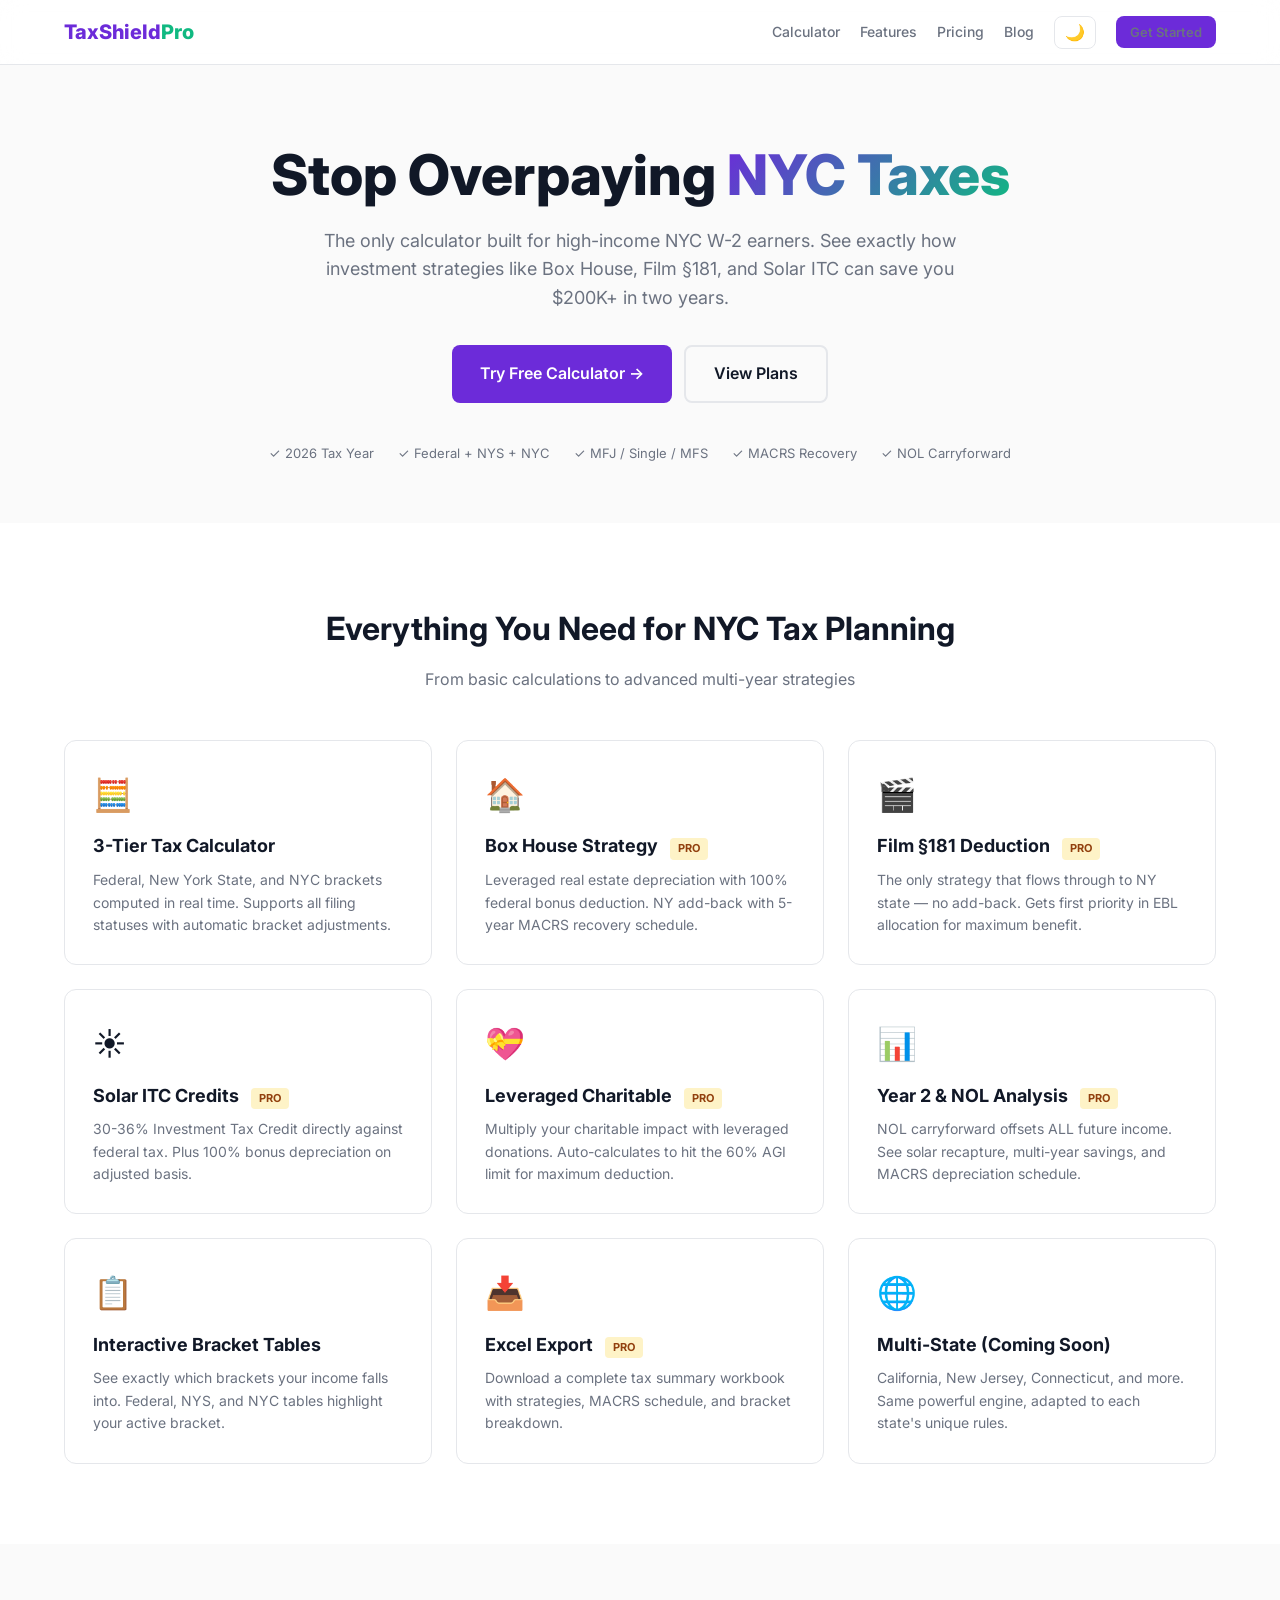
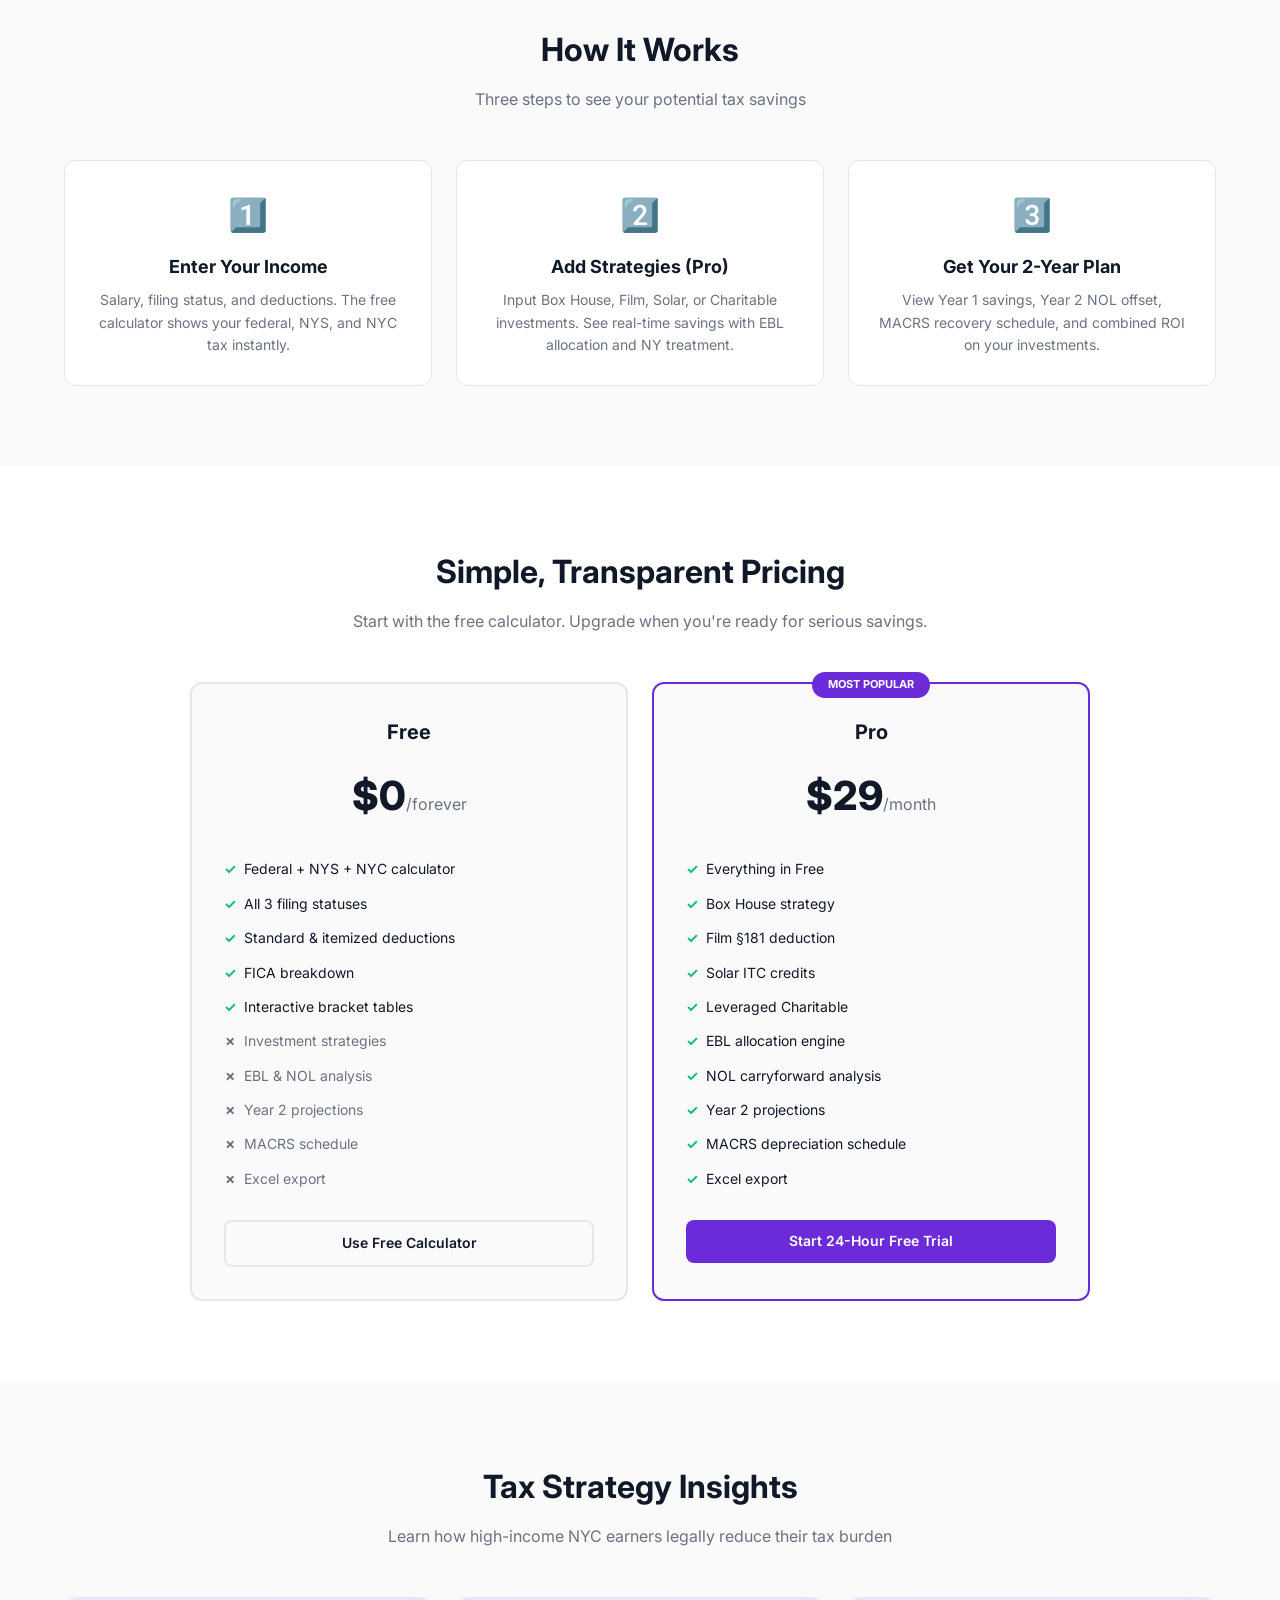
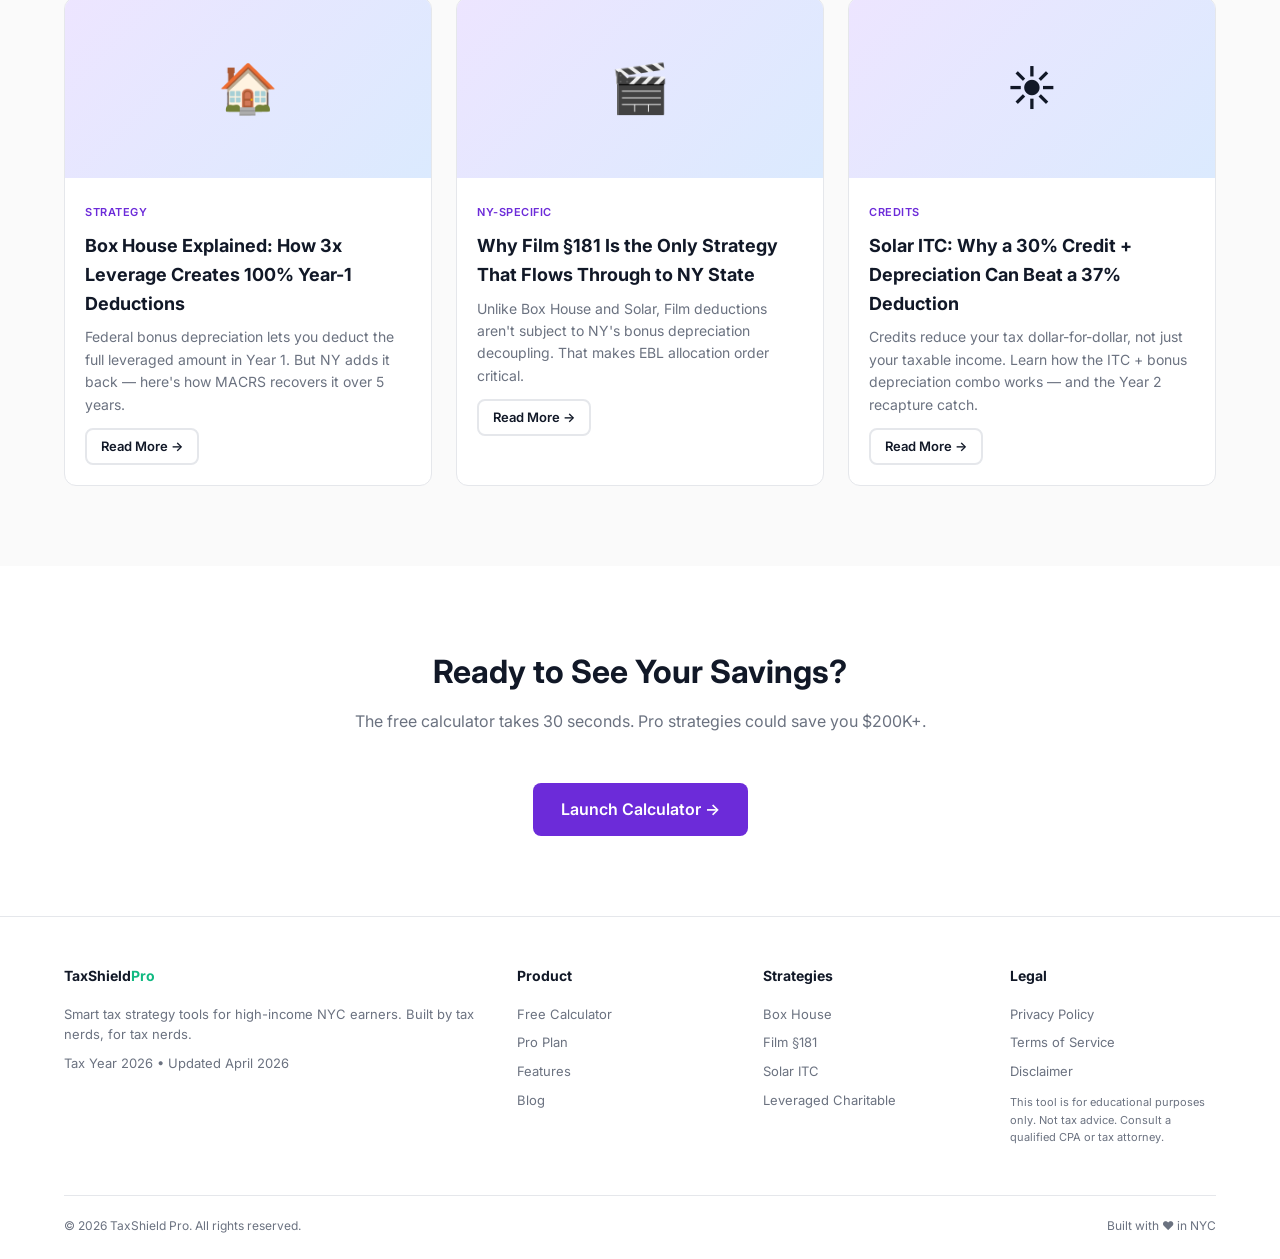
<file: index.html>
<!DOCTYPE html>
<html lang="en">
<head>
  <meta charset="UTF-8">
  <meta name="viewport" content="width=device-width, initial-scale=1.0">
  <title>TaxShield Pro — Smart Tax Strategy for High-Income Earners</title>
  <meta name="description" content="NYC tax calculator and investment strategy planner. Reduce your tax bill with Box House, Film §181, Solar ITC, and Leveraged Charitable strategies.">
  <link rel="preconnect" href="https://fonts.googleapis.com">
  <link href="https://fonts.googleapis.com/css2?family=Inter:wght@400;500;600;700;800&display=swap" rel="stylesheet">
  <link rel="stylesheet" href="css/styles.css">
</head>
<body>

  <!-- Trial Banner -->
  <div class="trial-banner" id="trialBanner" style="display:none">
    🔓 Premium trial active — <span class="timer">23h 59m 59s</span> remaining
  </div>

  <!-- Nav -->
  <nav>
    <div class="container" style="display:flex;justify-content:space-between;align-items:center;height:64px">
      <a href="index.html" class="logo">TaxShield<span>Pro</span></a>
      <div class="nav-links">
        <a href="pages/calculator.html">Calculator</a>
        <a href="#features">Features</a>
        <a href="#pricing">Pricing</a>
        <a href="#blog">Blog</a>
        <button class="theme-btn" id="themeToggle">🌙</button>
        <a href="pages/calculator.html" class="btn btn-primary btn-sm">Get Started</a>
      </div>
    </div>
  </nav>

  <!-- Hero -->
  <section class="hero">
    <div class="container">
      <h1>Stop Overpaying <span class="highlight">NYC Taxes</span></h1>
      <p>The only calculator built for high-income NYC W-2 earners. See exactly how investment strategies like Box House, Film §181, and Solar ITC can save you $200K+ in two years.</p>
      <div class="hero-cta">
        <a href="pages/calculator.html" class="btn btn-primary btn-lg">Try Free Calculator →</a>
        <a href="#pricing" class="btn btn-outline btn-lg">View Plans</a>
      </div>
      <div class="trust-badges">
        <span>✓ 2026 Tax Year</span>
        <span>✓ Federal + NYS + NYC</span>
        <span>✓ MFJ / Single / MFS</span>
        <span>✓ MACRS Recovery</span>
        <span>✓ NOL Carryforward</span>
      </div>
    </div>
  </section>

  <!-- Features -->
  <section class="section section-alt" id="features">
    <div class="container">
      <h2 class="section-title">Everything You Need for NYC Tax Planning</h2>
      <p class="section-sub">From basic calculations to advanced multi-year strategies</p>
      <div class="features-grid">
        <div class="card">
          <div class="icon">🧮</div>
          <h3>3-Tier Tax Calculator</h3>
          <p>Federal, New York State, and NYC brackets computed in real time. Supports all filing statuses with automatic bracket adjustments.</p>
        </div>
        <div class="card">
          <div class="icon">🏠</div>
          <h3>Box House Strategy <span class="badge badge-premium">PRO</span></h3>
          <p>Leveraged real estate depreciation with 100% federal bonus deduction. NY add-back with 5-year MACRS recovery schedule.</p>
        </div>
        <div class="card">
          <div class="icon">🎬</div>
          <h3>Film §181 Deduction <span class="badge badge-premium">PRO</span></h3>
          <p>The only strategy that flows through to NY state — no add-back. Gets first priority in EBL allocation for maximum benefit.</p>
        </div>
        <div class="card">
          <div class="icon">☀️</div>
          <h3>Solar ITC Credits <span class="badge badge-premium">PRO</span></h3>
          <p>30-36% Investment Tax Credit directly against federal tax. Plus 100% bonus depreciation on adjusted basis.</p>
        </div>
        <div class="card">
          <div class="icon">💝</div>
          <h3>Leveraged Charitable <span class="badge badge-premium">PRO</span></h3>
          <p>Multiply your charitable impact with leveraged donations. Auto-calculates to hit the 60% AGI limit for maximum deduction.</p>
        </div>
        <div class="card">
          <div class="icon">📊</div>
          <h3>Year 2 & NOL Analysis <span class="badge badge-premium">PRO</span></h3>
          <p>NOL carryforward offsets ALL future income. See solar recapture, multi-year savings, and MACRS depreciation schedule.</p>
        </div>
        <div class="card">
          <div class="icon">📋</div>
          <h3>Interactive Bracket Tables</h3>
          <p>See exactly which brackets your income falls into. Federal, NYS, and NYC tables highlight your active bracket.</p>
        </div>
        <div class="card">
          <div class="icon">📥</div>
          <h3>Excel Export <span class="badge badge-premium">PRO</span></h3>
          <p>Download a complete tax summary workbook with strategies, MACRS schedule, and bracket breakdown.</p>
        </div>
        <div class="card">
          <div class="icon">🌐</div>
          <h3>Multi-State (Coming Soon)</h3>
          <p>California, New Jersey, Connecticut, and more. Same powerful engine, adapted to each state's unique rules.</p>
        </div>
      </div>
    </div>
  </section>

  <!-- How It Works -->
  <section class="section" id="how">
    <div class="container">
      <h2 class="section-title">How It Works</h2>
      <p class="section-sub">Three steps to see your potential tax savings</p>
      <div class="grid-3">
        <div class="card" style="text-align:center">
          <div class="icon">1️⃣</div>
          <h3>Enter Your Income</h3>
          <p>Salary, filing status, and deductions. The free calculator shows your federal, NYS, and NYC tax instantly.</p>
        </div>
        <div class="card" style="text-align:center">
          <div class="icon">2️⃣</div>
          <h3>Add Strategies (Pro)</h3>
          <p>Input Box House, Film, Solar, or Charitable investments. See real-time savings with EBL allocation and NY treatment.</p>
        </div>
        <div class="card" style="text-align:center">
          <div class="icon">3️⃣</div>
          <h3>Get Your 2-Year Plan</h3>
          <p>View Year 1 savings, Year 2 NOL offset, MACRS recovery schedule, and combined ROI on your investments.</p>
        </div>
      </div>
    </div>
  </section>

  <!-- Pricing -->
  <section class="section section-alt" id="pricing">
    <div class="container">
      <h2 class="section-title">Simple, Transparent Pricing</h2>
      <p class="section-sub">Start with the free calculator. Upgrade when you're ready for serious savings.</p>
      <div class="pricing-grid">
        <div class="price-card">
          <h3>Free</h3>
          <div class="price">$0<span>/forever</span></div>
          <ul class="price-features">
            <li>Federal + NYS + NYC calculator</li>
            <li>All 3 filing statuses</li>
            <li>Standard & itemized deductions</li>
            <li>FICA breakdown</li>
            <li>Interactive bracket tables</li>
            <li class="locked">Investment strategies</li>
            <li class="locked">EBL & NOL analysis</li>
            <li class="locked">Year 2 projections</li>
            <li class="locked">MACRS schedule</li>
            <li class="locked">Excel export</li>
          </ul>
          <a href="pages/calculator.html" class="btn btn-outline btn-block">Use Free Calculator</a>
        </div>
        <div class="price-card popular">
          <h3>Pro</h3>
          <div class="price">$29<span>/month</span></div>
          <ul class="price-features">
            <li>Everything in Free</li>
            <li>Box House strategy</li>
            <li>Film §181 deduction</li>
            <li>Solar ITC credits</li>
            <li>Leveraged Charitable</li>
            <li>EBL allocation engine</li>
            <li>NOL carryforward analysis</li>
            <li>Year 2 projections</li>
            <li>MACRS depreciation schedule</li>
            <li>Excel export</li>
          </ul>
          <a href="pages/calculator.html" class="btn btn-primary btn-block start-trial-btn">Start 24-Hour Free Trial</a>
        </div>
      </div>
    </div>
  </section>

  <!-- Blog Preview -->
  <section class="section" id="blog">
    <div class="container">
      <h2 class="section-title">Tax Strategy Insights</h2>
      <p class="section-sub">Learn how high-income NYC earners legally reduce their tax burden</p>
      <div class="blog-grid">
        <div class="blog-card">
          <div class="blog-thumb">🏠</div>
          <div class="blog-body">
            <span class="tag">Strategy</span>
            <h3>Box House Explained: How 3x Leverage Creates 100% Year-1 Deductions</h3>
            <p>Federal bonus depreciation lets you deduct the full leveraged amount in Year 1. But NY adds it back — here's how MACRS recovers it over 5 years.</p>
            <a href="#" class="btn btn-sm btn-outline">Read More →</a>
          </div>
        </div>
        <div class="blog-card">
          <div class="blog-thumb">🎬</div>
          <div class="blog-body">
            <span class="tag">NY-Specific</span>
            <h3>Why Film §181 Is the Only Strategy That Flows Through to NY State</h3>
            <p>Unlike Box House and Solar, Film deductions aren't subject to NY's bonus depreciation decoupling. That makes EBL allocation order critical.</p>
            <a href="#" class="btn btn-sm btn-outline">Read More →</a>
          </div>
        </div>
        <div class="blog-card">
          <div class="blog-thumb">☀️</div>
          <div class="blog-body">
            <span class="tag">Credits</span>
            <h3>Solar ITC: Why a 30% Credit + Depreciation Can Beat a 37% Deduction</h3>
            <p>Credits reduce your tax dollar-for-dollar, not just your taxable income. Learn how the ITC + bonus depreciation combo works — and the Year 2 recapture catch.</p>
            <a href="#" class="btn btn-sm btn-outline">Read More →</a>
          </div>
        </div>
      </div>
    </div>
  </section>

  <!-- CTA -->
  <section class="section section-alt" style="text-align:center">
    <div class="container">
      <h2 class="section-title">Ready to See Your Savings?</h2>
      <p class="section-sub">The free calculator takes 30 seconds. Pro strategies could save you $200K+.</p>
      <a href="pages/calculator.html" class="btn btn-primary btn-lg">Launch Calculator →</a>
    </div>
  </section>

  <!-- Footer -->
  <footer>
    <div class="container">
      <div class="footer-grid">
        <div class="footer-col">
          <h4>TaxShield<span style="color:var(--accent)">Pro</span></h4>
          <p>Smart tax strategy tools for high-income NYC earners. Built by tax nerds, for tax nerds.</p>
          <p style="margin-top:8px">Tax Year 2026 • Updated April 2026</p>
        </div>
        <div class="footer-col">
          <h4>Product</h4>
          <a href="pages/calculator.html">Free Calculator</a>
          <a href="#pricing">Pro Plan</a>
          <a href="#features">Features</a>
          <a href="#blog">Blog</a>
        </div>
        <div class="footer-col">
          <h4>Strategies</h4>
          <a href="#">Box House</a>
          <a href="#">Film §181</a>
          <a href="#">Solar ITC</a>
          <a href="#">Leveraged Charitable</a>
        </div>
        <div class="footer-col">
          <h4>Legal</h4>
          <a href="#">Privacy Policy</a>
          <a href="#">Terms of Service</a>
          <a href="#">Disclaimer</a>
          <p style="margin-top:12px;font-size:11px">This tool is for educational purposes only. Not tax advice. Consult a qualified CPA or tax attorney.</p>
        </div>
      </div>
      <div class="footer-bottom">
        <span>&copy; 2026 TaxShield Pro. All rights reserved.</span>
        <span>Built with ❤️ in NYC</span>
      </div>
    </div>
  </footer>

  <script src="js/states/ny.js"></script>
  <script src="js/calc-engine.js"></script>
  <script src="js/app.js"></script>
</body>
</html>
</file>
<file: css/styles.css>
/* ═══════════════════════════════════════════════════════
   TaxShield Pro — Global Styles
   ═══════════════════════════════════════════════════════ */

:root {
  --primary: #6C2BD9; --primary-light: #EDE5FF; --primary-dark: #4C1D95;
  --accent: #10B981; --accent-light: #D1FAE5;
  --bg: #FAFAFA; --surface: #FFF; --text: #111827; --muted: #6B7280; --border: #E5E7EB;
  --card-shadow: 0 1px 3px rgba(0,0,0,.06), 0 1px 2px rgba(0,0,0,.04);
  --hover-shadow: 0 10px 25px rgba(0,0,0,.08);
  --input-bg: #FEF9C3; --input-border: #D1D5DB;
  --green: #D1FAE5; --red: #FEE2E2; --blue: #DBEAFE; --orange: #FEF3C7;
  --radius: 12px; --max-w: 1200px;
}
[data-theme="dark"] {
  --primary: #A78BFA; --primary-light: #2E1065; --primary-dark: #C4B5FD;
  --accent: #34D399; --accent-light: #064E3B;
  --bg: #0F172A; --surface: #1E293B; --text: #F1F5F9; --muted: #94A3B8; --border: #334155;
  --card-shadow: 0 1px 3px rgba(0,0,0,.3); --hover-shadow: 0 10px 25px rgba(0,0,0,.3);
  --input-bg: #1E293B; --input-border: #475569;
  --green: #064E3B; --red: #450A0A; --blue: #172554; --orange: #451A03;
}

/* ── Reset ── */
*, *::before, *::after { margin: 0; padding: 0; box-sizing: border-box; }
body { font-family: 'Inter', system-ui, -apple-system, sans-serif; background: var(--bg); color: var(--text); line-height: 1.6; }
a { color: var(--primary); text-decoration: none; }
img { max-width: 100%; }

/* ── Layout ── */
.container { max-width: var(--max-w); margin: 0 auto; padding: 0 24px; }
.grid-2 { display: grid; grid-template-columns: 1fr 1fr; gap: 24px; }
.grid-3 { display: grid; grid-template-columns: repeat(3, 1fr); gap: 24px; }
@media (max-width: 900px) { .grid-2, .grid-3 { grid-template-columns: 1fr; } }

/* ── Nav ── */
nav { background: var(--surface); border-bottom: 1px solid var(--border); position: sticky; top: 0; z-index: 100; backdrop-filter: blur(12px); background: rgba(255,255,255,.85); }
[data-theme="dark"] nav { background: rgba(30,41,59,.85); }
nav .container { display: flex; justify-content: space-between; align-items: center; height: 64px; }
.logo { font-size: 20px; font-weight: 800; color: var(--primary); }
.logo span { color: var(--accent); }
.nav-links { display: flex; gap: 20px; align-items: center; font-size: 14px; font-weight: 500; }
.nav-links a { color: var(--muted); transition: .2s; }
.nav-links a:hover { color: var(--primary); }

/* ── Buttons ── */
.btn { display: inline-flex; align-items: center; gap: 8px; padding: 10px 20px; border-radius: 8px; font-weight: 600; font-size: 14px; border: none; cursor: pointer; transition: .2s; font-family: inherit; }
.btn:hover { transform: translateY(-1px); }
.btn-primary { background: var(--primary); color: #fff; }
.btn-primary:hover { box-shadow: var(--hover-shadow); }
.btn-outline { border: 2px solid var(--border); background: transparent; color: var(--text); }
.btn-accent { background: var(--accent); color: #fff; }
.btn-sm { padding: 6px 14px; font-size: 13px; }
.btn-lg { padding: 14px 28px; font-size: 16px; }
.btn-block { width: 100%; justify-content: center; }
.theme-btn { background: none; border: 1px solid var(--border); border-radius: 8px; padding: 6px 10px; cursor: pointer; font-size: 16px; }

/* ── Hero ── */
.hero { padding: 80px 0 60px; text-align: center; }
.hero h1 { font-size: clamp(32px, 5vw, 56px); font-weight: 800; line-height: 1.1; margin-bottom: 20px; }
.hero h1 .highlight { background: linear-gradient(135deg, var(--primary), var(--accent)); -webkit-background-clip: text; -webkit-text-fill-color: transparent; }
.hero p { font-size: 18px; color: var(--muted); max-width: 640px; margin: 0 auto 32px; }
.hero-cta { display: flex; gap: 12px; justify-content: center; flex-wrap: wrap; }
.trust-badges { display: flex; gap: 24px; justify-content: center; margin-top: 40px; font-size: 13px; color: var(--muted); flex-wrap: wrap; }

/* ── Section ── */
.section { padding: 80px 0; }
.section-alt { background: var(--surface); }
.section-title { text-align: center; font-size: 32px; font-weight: 700; margin-bottom: 12px; }
.section-sub { text-align: center; color: var(--muted); margin-bottom: 48px; font-size: 16px; }

/* ── Cards ── */
.card { background: var(--surface); border: 1px solid var(--border); border-radius: var(--radius); padding: 28px; transition: .2s; }
.card:hover { box-shadow: var(--hover-shadow); border-color: var(--primary); }
.card .icon { font-size: 32px; margin-bottom: 12px; }
.card h3 { font-size: 18px; font-weight: 700; margin-bottom: 8px; }
.card p { color: var(--muted); font-size: 14px; }
.badge { display: inline-block; background: var(--primary-light); color: var(--primary); font-size: 11px; font-weight: 700; padding: 2px 8px; border-radius: 4px; text-transform: uppercase; margin-left: 8px; }
.badge-premium { background: var(--orange); color: #92400E; }

/* ── Feature Grid ── */
.features-grid { display: grid; grid-template-columns: repeat(auto-fit, minmax(280px, 1fr)); gap: 24px; }

/* ── Pricing ── */
.pricing-grid { display: grid; grid-template-columns: repeat(auto-fit, minmax(300px, 1fr)); gap: 24px; max-width: 900px; margin: 0 auto; }
.price-card { background: var(--bg); border: 2px solid var(--border); border-radius: var(--radius); padding: 32px; text-align: center; transition: .2s; }
.price-card.popular { border-color: var(--primary); position: relative; }
.price-card.popular::before { content: 'MOST POPULAR'; position: absolute; top: -12px; left: 50%; transform: translateX(-50%); background: var(--primary); color: #fff; font-size: 11px; font-weight: 700; padding: 4px 16px; border-radius: 20px; }
.price-card h3 { font-size: 20px; font-weight: 700; }
.price { font-size: 40px; font-weight: 800; margin: 16px 0; }
.price span { font-size: 16px; font-weight: 400; color: var(--muted); }
.price-features { text-align: left; margin: 24px 0; font-size: 14px; list-style: none; }
.price-features li { padding: 6px 0; display: flex; align-items: center; gap: 8px; }
.price-features li::before { content: '\2713'; color: var(--accent); font-weight: 700; }
.price-features li.locked::before { content: '\2717'; color: var(--muted); }
.price-features li.locked { color: var(--muted); }

/* ── Calculator ── */
.calc-wrapper { background: var(--surface); border: 1px solid var(--border); border-radius: var(--radius); overflow: hidden; box-shadow: var(--card-shadow); }
.calc-header { background: var(--primary); color: #fff; padding: 24px 32px; display: flex; justify-content: space-between; align-items: center; }
.calc-header h2 { font-size: 20px; font-weight: 700; }
.calc-body { padding: 24px 32px; display: grid; grid-template-columns: 1fr 1fr; gap: 24px; align-items: start; grid-template-rows: auto auto; }
.calc-col-left { grid-column: 1; grid-row: 2; min-width: 0; position: sticky; top: 70px; max-height: calc(100vh - 80px); overflow-y: auto; overflow-x: hidden; scrollbar-width: thin; padding-right: 8px; }
.calc-col-right { grid-column: 2; grid-row: 2; min-width: 0; position: sticky; top: 70px; max-height: calc(100vh - 80px); overflow-y: auto; overflow-x: hidden; scrollbar-width: thin; padding-right: 8px; }
.calc-col-left::-webkit-scrollbar, .calc-col-right::-webkit-scrollbar { width: 6px; }
.calc-col-left::-webkit-scrollbar-thumb, .calc-col-right::-webkit-scrollbar-thumb { background: var(--border); border-radius: 3px; }
.calc-col-left::-webkit-scrollbar-thumb:hover, .calc-col-right::-webkit-scrollbar-thumb:hover { background: var(--muted); }
.calc-col-full { grid-column: 1 / -1; grid-row: auto; }
.calc-col-right .value { min-width: 90px; font-size: 12px; }
.calc-card { margin-bottom: 20px; }
.calc-card h3 { font-size: 13px; text-transform: uppercase; letter-spacing: .5px; color: var(--primary); font-weight: 700; margin-bottom: 12px; padding-bottom: 6px; border-bottom: 2px solid var(--primary); }
.calc-card h4 { font-size: 12px; color: var(--muted); margin: 12px 0 6px; font-weight: 600; }

/* ── Rows ── */
.row { display: flex; justify-content: space-between; align-items: center; padding: 4px 0; font-size: 13px; }
.row.hi { background: var(--input-bg); border-radius: 6px; padding: 6px 10px; margin: 2px -6px; }
.row.result { font-weight: 700; font-size: 14px; }
.row.total { background: var(--primary); color: #fff; border-radius: 8px; padding: 10px 14px; margin: 8px -6px; font-weight: 700; font-size: 15px; }
.row.savings { background: var(--green); border-radius: 6px; padding: 6px 10px; margin: 4px -6px; font-weight: 700; }
.row.warn { background: var(--red); border-radius: 6px; padding: 4px 10px; margin: 2px -6px; font-style: italic; color: #B91C1C; }
[data-theme="dark"] .row.warn { color: #FCA5A5; }
.row.solar { background: var(--blue); border-radius: 6px; padding: 4px 10px; margin: 2px -6px; }
.row.film { background: var(--orange); border-radius: 6px; padding: 4px 10px; margin: 2px -6px; }
.row.nol { background: var(--green); border-radius: 6px; padding: 4px 10px; margin: 2px -6px; }
.label { flex: 1; }
.value { text-align: right; min-width: 120px; font-variant-numeric: tabular-nums; }
.pos { color: #059669; } .neg { color: #DC2626; } .blue { color: #2563EB; font-weight: 600; }
[data-theme="dark"] .pos { color: #34D399; } [data-theme="dark"] .neg { color: #F87171; } [data-theme="dark"] .blue { color: #60A5FA; }
.sep { border-top: 1px solid var(--border); margin: 8px 0; }

/* ── Inputs ── */
input[type=text], select { width: 130px; text-align: right; padding: 5px 10px; border: 1px solid var(--input-border); border-radius: 6px; font-size: 13px; font-family: inherit; background: var(--input-bg); color: var(--text); font-variant-numeric: tabular-nums; }
select { text-align: left; width: 200px; }
[data-theme="dark"] select option { background: var(--surface); color: var(--text); }
.email-input { padding: 10px 16px; border: 2px solid var(--border); border-radius: 8px; font-size: 14px; width: 300px; font-family: inherit; background: var(--surface); color: var(--text); }

/* ── Strategy Bar ── */
.strategy-bar { margin-bottom: 0; }
.strategy-toggles { display: flex; flex-wrap: wrap; gap: 16px; align-items: center; }
.strategy-toggle-item { display: flex; align-items: center; gap: 8px; font-size: 13px; font-weight: 500; }
.strategy-details { transition: .2s; }

/* ── Toggle Switch ── */
.toggle { position: relative; display: inline-block; width: 44px; height: 24px; flex-shrink: 0; }
.toggle input { opacity: 0; width: 0; height: 0; }
.toggle-slider { position: absolute; cursor: pointer; inset: 0; background: var(--border); border-radius: 24px; transition: .2s; }
.toggle-slider::before { content: ''; position: absolute; height: 18px; width: 18px; left: 3px; bottom: 3px; background: #fff; border-radius: 50%; transition: .2s; }
.toggle input:checked + .toggle-slider { background: var(--accent); }
.toggle input:checked + .toggle-slider::before { transform: translateX(20px); }

/* ── Premium Gate ── */
.premium-overlay { position: relative; }
.premium-overlay .blurred { filter: blur(6px); pointer-events: none; user-select: none; opacity: .5; }
.premium-gate { background: linear-gradient(135deg, var(--primary-light), var(--surface)); border: 2px dashed var(--primary); border-radius: var(--radius); padding: 32px; text-align: center; margin: 20px 0; }
.premium-gate h3 { font-size: 18px; font-weight: 700; margin-bottom: 8px; }
.premium-gate p { color: var(--muted); font-size: 14px; margin-bottom: 16px; }

/* ── Trial Banner ── */
.trial-banner { background: linear-gradient(90deg, var(--primary), var(--accent)); color: #fff; text-align: center; padding: 10px; font-size: 13px; font-weight: 600; }
.trial-banner .timer { font-variant-numeric: tabular-nums; }

/* ── Data Tables ── */
.data-table { width: 100%; border-collapse: collapse; font-size: 12px; font-variant-numeric: tabular-nums; margin-top: 8px; }
.data-table th { background: var(--primary); color: #fff; padding: 6px 8px; text-align: right; font-weight: 600; white-space: nowrap; }
.data-table th:first-child { text-align: left; border-radius: 6px 0 0 0; }
.data-table th:last-child { border-radius: 0 6px 0 0; }
.data-table td { padding: 5px 8px; text-align: right; border-bottom: 1px solid var(--border); }
.data-table td:first-child { text-align: left; }
.data-table tr.active-bracket { background: var(--green); font-weight: 700; }
.data-table tr:hover { background: var(--input-bg); }
.data-table tfoot td { font-weight: 700; border-top: 2px solid var(--primary); }

/* ── Blog Cards ── */
.blog-grid { display: grid; grid-template-columns: repeat(auto-fit, minmax(320px, 1fr)); gap: 24px; }
.blog-card { background: var(--surface); border: 1px solid var(--border); border-radius: var(--radius); overflow: hidden; transition: .2s; }
.blog-card:hover { box-shadow: var(--hover-shadow); }
.blog-thumb { height: 180px; background: linear-gradient(135deg, var(--primary-light), var(--blue)); display: flex; align-items: center; justify-content: center; font-size: 48px; }
.blog-body { padding: 20px; }
.blog-body .tag { font-size: 11px; font-weight: 600; color: var(--primary); text-transform: uppercase; letter-spacing: .5px; }
.blog-body h3 { font-size: 18px; font-weight: 700; margin: 8px 0; }
.blog-body p { font-size: 14px; color: var(--muted); margin-bottom: 12px; }

/* ── Footer ── */
footer { background: var(--surface); border-top: 1px solid var(--border); padding: 48px 0 24px; }
.footer-grid { display: grid; grid-template-columns: 2fr 1fr 1fr 1fr; gap: 40px; margin-bottom: 40px; }
@media (max-width: 768px) { .footer-grid { grid-template-columns: 1fr 1fr; } }
.footer-col h4 { font-weight: 700; margin-bottom: 16px; font-size: 14px; }
.footer-col p, .footer-col a { font-size: 13px; color: var(--muted); display: block; margin-bottom: 8px; }
.footer-col a:hover { color: var(--primary); }
.footer-bottom { border-top: 1px solid var(--border); padding-top: 20px; display: flex; justify-content: space-between; font-size: 12px; color: var(--muted); flex-wrap: wrap; gap: 12px; }

/* ── Responsive ── */
@media (max-width: 768px) {
  .nav-links a:not(.btn) { display: none; }
  .calc-body { padding: 16px; grid-template-columns: 1fr; }
  .email-input { width: 100%; margin-bottom: 8px; }
  .hero { padding: 48px 0 32px; }
}
@media print {
  nav, .hero, .section:not(.calc-section), footer, .premium-gate, .trial-banner, .theme-btn { display: none !important; }
  body { background: #fff; color: #000; }
}
</file>
